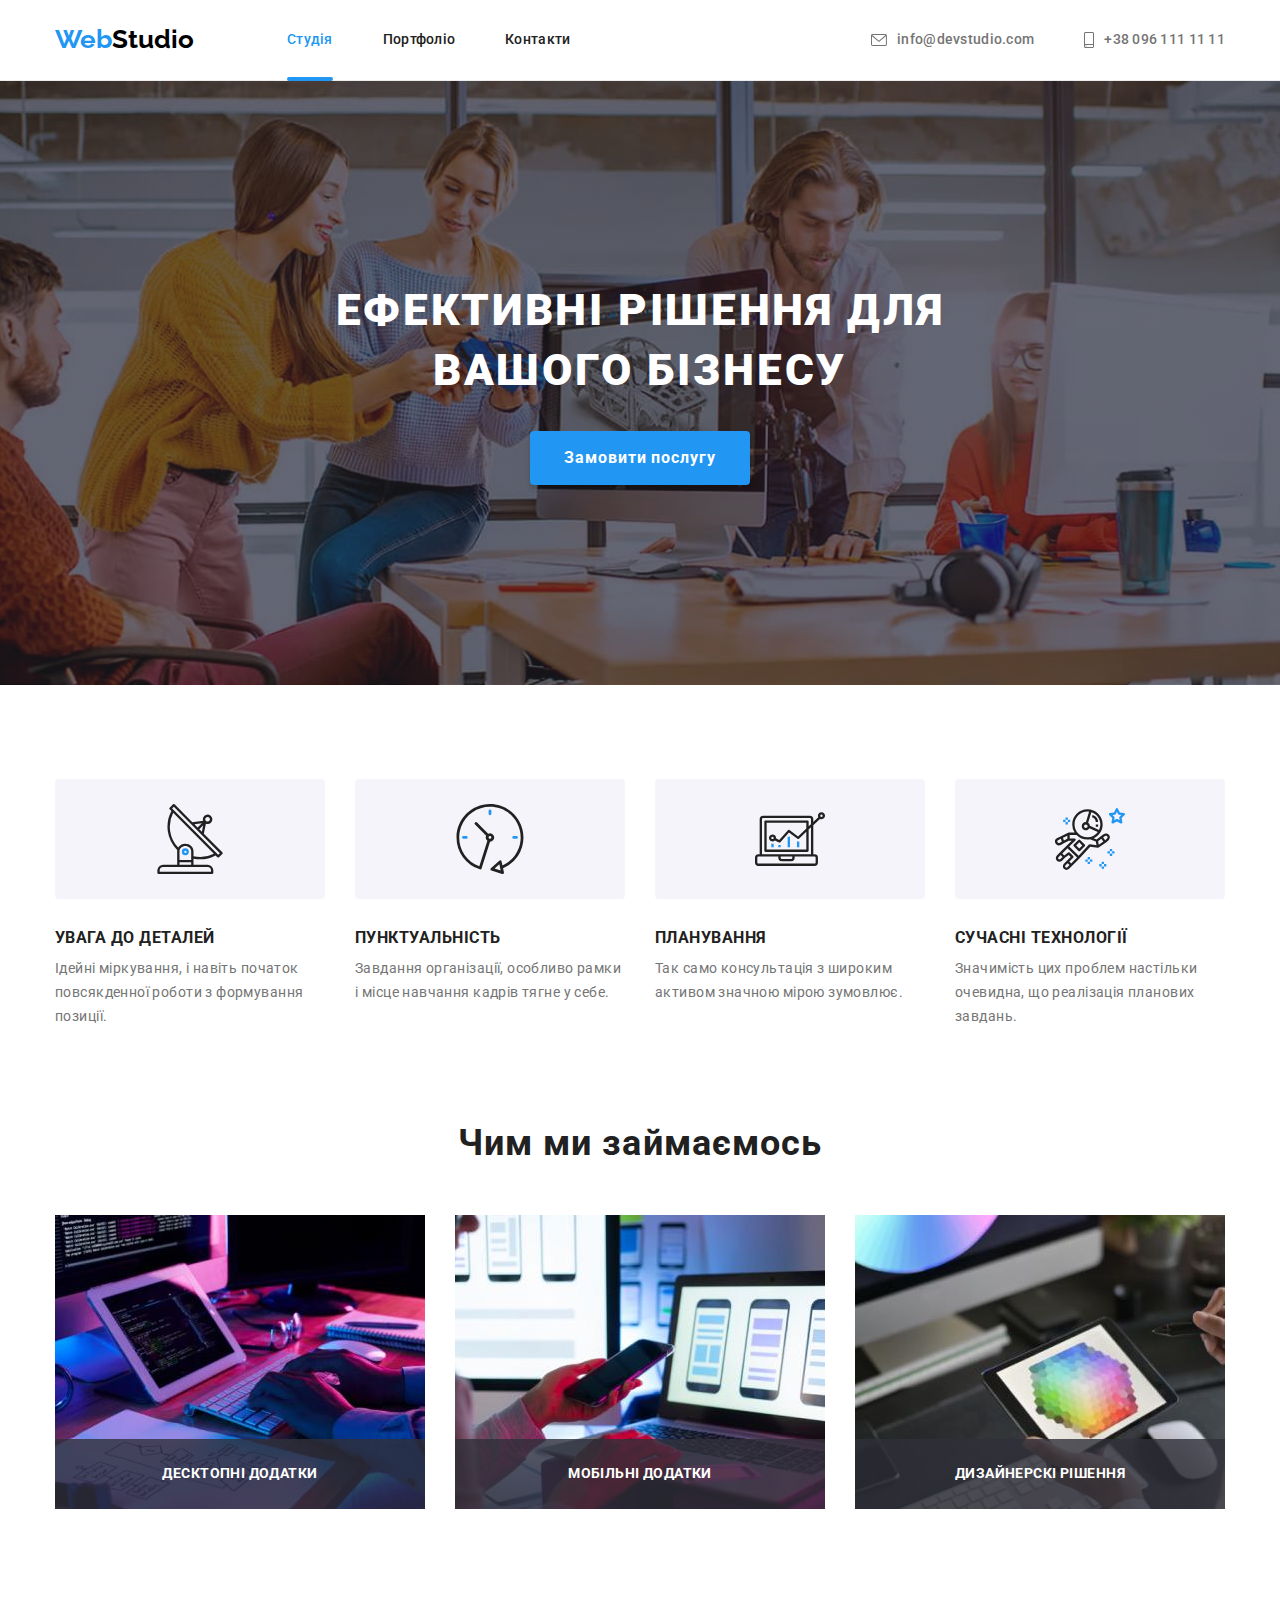
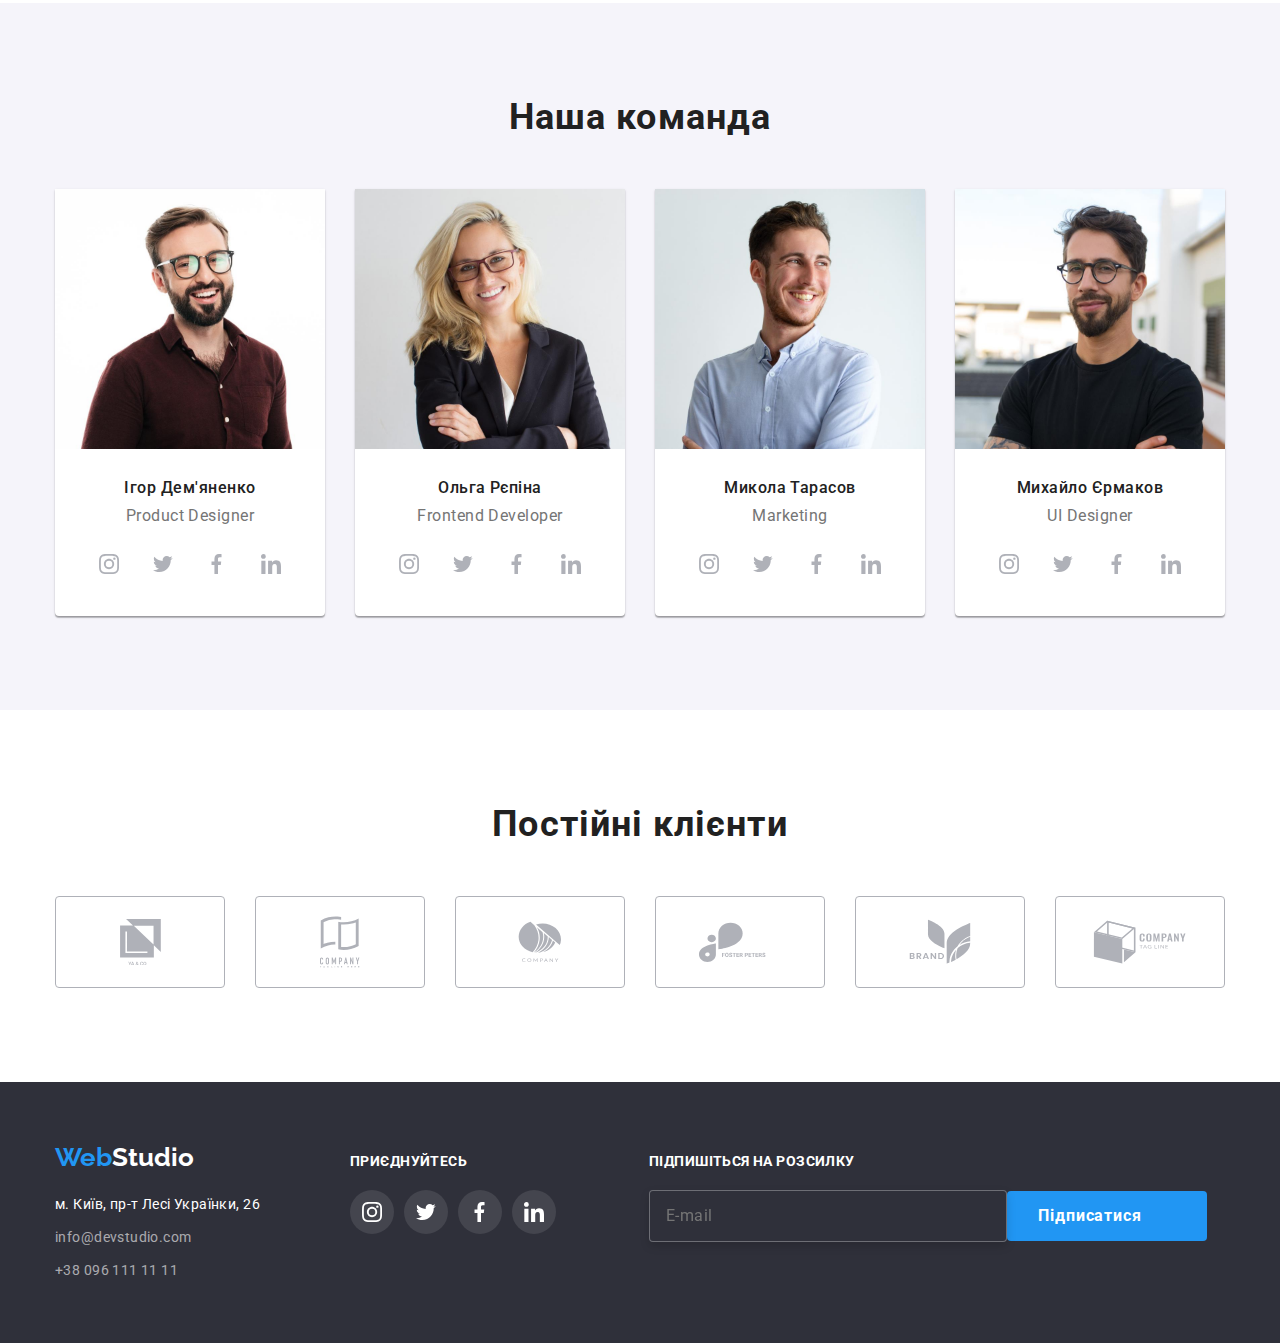
<file: index.html>
<!DOCTYPE html>
<html lang="uk">
  <head>
    <meta charset="UTF-8" />
    <meta http-equiv="X-UA-Compatible" content="IE=edge" />
    <meta name="viewport" content="width=device-width, initial-scale=1.0" />
    <title>Web Studio</title>
    <link
      href="https://fonts.googleapis.com/css2?family=Raleway:wght@700&family=Roboto:wght@400;500;700;900&display=swap"
      rel="stylesheet"
    />
    <link
      rel="stylesheet"
      href="https://cdnjs.cloudflare.com/ajax/libs/modern-normalize/1.1.0/modern-normalize.min.css"
    />
    <link rel="stylesheet" href="./css/styles.css" />
  </head>
  <body class="body">
    <header class="header">
      <div class="container flex">
        <nav class="header-nav flex-container">
          <a href="./index.html" class="logo"><span class="logo-web">Web</span>Studio</a>
          <ul class="header-list list">
            <li class="header-item list">
              <a href="./index.html" class="link current">Студія</a>
            </li>
            <li class="header-item list">
              <a href="./portfolio.html" class="link" rel="noopener noreferrer nofollow"
                >Портфоліо</a
              >
            </li>
            <li class="header-item list">
              <a href="#" class="link">Контакти</a>
            </li>
          </ul>
        </nav>
        <ul class="header-info list">
          <li class="header-mail">
            <a href="mailto:info@devstudio.com" class="info-link">
              <svg class="header-icon" width="16" height="12">
                <use href="./images/defs.svg#icon-envelope"></use>
              </svg>
              info@devstudio.com</a
            >
          </li>
          <li class="header-phone">
            <a href="tel:+380961111111" class="info-link"
              ><svg class="header-icon" width="10" height="16">
                <use href="./images/defs.svg#icon-smartphone"></use>
              </svg>
              +38 096 111 11 11</a
            >
          </li>
        </ul>
      </div>
    </header>
    <main>
      <section class="hero">
        <h1 class="hero-title">Ефективні рішення для вашого бізнесу</h1>
        <button type="button" class="order-button" data-modal-open>Замовити послугу</button>
      </section>
      <section class="about-section">
        <div class="container">
          <h2 class="about-title-hidden">Чому вибрати нас</h2>
          <ul class="about-list list">
            <li class="about-info">
              <div class="about-icon">
                <svg class="about-section-icon" width="70" height="70">
                  <use href="./images/defs.svg#icon-antenna"></use>
                </svg>
              </div>
              <h3 class="about-header">Увага до деталей</h3>
              <p class="about-p">
                Ідейні міркування, і навіть початок повсякденної роботи з формування позиції.
              </p>
            </li>
            <li class="about-info">
              <div class="about-icon">
                <svg class="about-section-icon" width="70" height="70">
                  <use href="./images/defs.svg#icon-clock"></use>
                </svg>
              </div>
              <h3 class="about-header">Пунктуальність</h3>
              <p class="about-p">
                Завдання організації, особливо рамки і місце навчання кадрів тягне у себе.
              </p>
            </li>
            <li class="about-info">
              <div class="about-icon">
                <svg class="about-section-icon" width="70" height="70">
                  <use href="./images/defs.svg#icon-diagram"></use>
                </svg>
              </div>
              <h3 class="about-header">Планування</h3>
              <p class="about-p">Так само консультація з широким активом значною мірою зумовлює.</p>
            </li>
            <li class="about-info">
              <div class="about-icon">
                <svg class="about-section-icon" width="70" height="70">
                  <use href="./images/defs.svg#icon-astronaut"></use>
                </svg>
              </div>
              <h3 class="about-header">Сучасні технології</h3>
              <p class="about-p">
                Значимість цих проблем настільки очевидна, що реалізація планових завдань.
              </p>
            </li>
          </ul>
        </div>
      </section>
      <section class="our-works">
        <div class="container">
          <h2 class="our-work-title">Чим ми займаємось</h2>
          <ul class="our-work list">
            <li class="work-list">
              <div class="our-service">
                <img
                  src="./images/image1.jpg"
                  alt="person typing on a keybord with an ipad in front of him"
                  width="370"
                  height="294"
                />
                <p class="our-work-description">Десктопні додатки</p>
              </div>
            </li>
            <li class="work-list">
              <div class="our-service">
                <img
                  src="./images/image2.jpg"
                  alt="person holding a phone with a laptop in front of him"
                  width="370"
                  height="294"
                />
                <p class="our-work-description">Мобільні додатки</p>
              </div>
            </li>
            <li class="work-list">
              <div class="our-service">
                <img
                  src="./images/image3.jpg"
                  alt="person holding a tablet with a color scheme displayed"
                  width="370"
                  height="294"
                />
                <p class="our-work-description">Дизайнерскі рішення</p>
              </div>
            </li>
          </ul>
        </div>
      </section>
      <section class="team">
        <div class="container">
          <h2 class="team-title">Наша команда</h2>
          <ul class="team-photos list">
            <li class="team-description">
              <img
                class="team-img"
                src="./images/product-designer.jpg"
                alt="headshot photo of Ihor Demianenko"
                width="270"
                height="260"
              />
              <div class="team-info">
                <h3 class="team-member">Ігор Дем'яненко</h3>
                <p class="member-title">Product Designer</p>
                <ul class="team-social list">
                  <li>
                    <a class="social-link" href="#" rel="noopener noreferrer nofollow">
                      <svg class="item-social" width="20" height="20">
                        <use href="./images/defs.svg#icon-instagram"></use>
                      </svg>
                    </a>
                  </li>
                  <li>
                    <a class="social-link" href="#" rel="noopener noreferrer nofollow">
                      <svg class="item-social" width="20" height="20">
                        <use href="./images/defs.svg#icon-twitter"></use>
                      </svg>
                    </a>
                  </li>
                  <li>
                    <a class="social-link" href="#" rel="noopener noreferrer nofollow">
                      <svg class="item-social" width="20" height="20">
                        <use href="./images/defs.svg#icon-facebook"></use>
                      </svg>
                    </a>
                  </li>
                  <li>
                    <a class="social-link" href="#" rel="noopener noreferrer nofollow">
                      <svg class="item-social" width="20" height="20">
                        <use href="./images/defs.svg#icon-linkedin"></use>
                      </svg>
                    </a>
                  </li>
                </ul>
              </div>
            </li>
            <li class="team-description">
              <img
                class="team-img"
                src="./images/frontend-dev.jpg"
                alt="headshot photo of Olha Repina"
                width="270"
                height="260"
              />
              <div class="team-info">
                <h3 class="team-member">Ольга Рєпіна</h3>
                <p class="member-title">Frontend Developer</p>
                <ul class="team-social list">
                  <li>
                    <a class="social-link" href="#" rel="noopener noreferrer nofollow">
                      <svg class="item-social" width="20" height="20">
                        <use href="./images/defs.svg#icon-instagram"></use>
                      </svg>
                    </a>
                  </li>
                  <li>
                    <a class="social-link" href="#" rel="noopener noreferrer nofollow">
                      <svg class="item-social" width="20" height="20">
                        <use href="./images/defs.svg#icon-twitter"></use>
                      </svg>
                    </a>
                  </li>
                  <li>
                    <a class="social-link" href="#" rel="noopener noreferrer nofollow">
                      <svg class="item-social" width="20" height="20">
                        <use href="./images/defs.svg#icon-facebook"></use>
                      </svg>
                    </a>
                  </li>
                  <li>
                    <a class="social-link" href="#" rel="noopener noreferrer nofollow">
                      <svg class="item-social" width="20" height="20">
                        <use href="./images/defs.svg#icon-linkedin"></use>
                      </svg>
                    </a>
                  </li>
                </ul>
              </div>
            </li>
            <li class="team-description">
              <img
                class="team-img"
                src="./images/marketing.jpg"
                alt="headshot photo of Mykola Tarasov"
                width="270"
                height="260"
              />
              <div class="team-info">
                <h3 class="team-member">Микола Тарасов</h3>
                <p class="member-title">Marketing</p>
                <ul class="team-social list">
                  <li>
                    <a class="social-link" href="#" rel="noopener noreferrer nofollow">
                      <svg class="item-social" width="20" height="20">
                        <use href="./images/defs.svg#icon-instagram"></use>
                      </svg>
                    </a>
                  </li>
                  <li>
                    <a class="social-link" href="#" rel="noopener noreferrer nofollow">
                      <svg class="item-social" width="20" height="20">
                        <use href="./images/defs.svg#icon-twitter"></use>
                      </svg>
                    </a>
                  </li>
                  <li>
                    <a class="social-link" href="#" rel="noopener noreferrer nofollow">
                      <svg class="item-social" width="20" height="20">
                        <use href="./images/defs.svg#icon-facebook"></use>
                      </svg>
                    </a>
                  </li>
                  <li>
                    <a class="social-link" href="#" rel="noopener noreferrer nofollow">
                      <svg class="item-social" width="20" height="20">
                        <use href="./images/defs.svg#icon-linkedin"></use>
                      </svg>
                    </a>
                  </li>
                </ul>
              </div>
            </li>
            <li class="team-description">
              <img
                class="team-img"
                src="./images/ui-designer.jpg"
                alt="headshot photo of Mykhailo Iermakov"
                width="270"
                height="260"
              />
              <div class="team-info">
                <h3 class="team-member">Михайло Єрмаков</h3>
                <p class="member-title">UI Designer</p>
                <ul class="team-social list">
                  <li>
                    <a class="social-link" href="#" rel="noopener noreferrer nofollow">
                      <svg class="item-social" width="20" height="20">
                        <use href="./images/defs.svg#icon-instagram"></use>
                      </svg>
                    </a>
                  </li>
                  <li>
                    <a class="social-link" href="#" rel="noopener noreferrer nofollow">
                      <svg class="item-social" width="20" height="20">
                        <use href="./images/defs.svg#icon-twitter"></use>
                      </svg>
                    </a>
                  </li>
                  <li>
                    <a class="social-link" href="#" rel="noopener noreferrer nofollow">
                      <svg class="item-social" width="20" height="20">
                        <use href="./images/defs.svg#icon-facebook"></use>
                      </svg>
                    </a>
                  </li>
                  <li>
                    <a class="social-link" href="#" rel="noopener noreferrer nofollow">
                      <svg class="item-social" width="20" height="20">
                        <use href="./images/defs.svg#icon-linkedin"></use>
                      </svg>
                    </a>
                  </li>
                </ul>
              </div>
            </li>
          </ul>
        </div>
      </section>
      <section class="our-clients">
        <div class="container">
          <h2 class="clients-header">Постійні клієнти</h2>
          <ul class="clients list">
            <li class="clients-companies">
              <a class="clients-link" href="#" rel="noopener noreferrer nofollow">
                <svg class="clients-logo" width="41" height="46.7">
                  <use href="./images/defs.svg#icon-yaco"></use>
                </svg>
              </a>
            </li>
            <li class="clients-companies">
              <a class="clients-link" href="#" rel="noopener noreferrer nofollow">
                <svg class="clients-logo" width="40" height="52">
                  <use href="./images/defs.svg#icon-company"></use>
                </svg>
              </a>
            </li>
            <li class="clients-companies">
              <a class="clients-link" href="#" rel="noopener noreferrer nofollow">
                <svg class="clients-logo" width="43.46" height="41.18">
                  <use href="./images/defs.svg#icon-company1"></use>
                </svg>
              </a>
            </li>
            <li class="clients-companies">
              <a class="clients-link" href="#" rel="noopener noreferrer nofollow">
                <svg class="clients-logo" width="84.44" height="40.62">
                  <use href="./images/defs.svg#icon-foster"></use>
                </svg>
              </a>
            </li>
            <li class="clients-companies">
              <a class="clients-link" href="#" rel="noopener noreferrer nofollow">
                <svg class="clients-logo" width="62.54" height="45.43">
                  <use href="./images/defs.svg#icon-brand"></use>
                </svg>
              </a>
            </li>

            <li class="clients-companies">
              <a class="clients-link" href="#" rel="noopener noreferrer nofollow">
                <svg class="clients-logo" width="93.79" height="43.93">
                  <use href="./images/defs.svg#icon-tagline"></use>
                </svg>
              </a>
            </li>
          </ul>
        </div>
      </section>
    </main>
    <footer class="footer">
      <div class="container">
        <div class="footer-flex">
          <div class="footer-detail">
            <a href="#" class="footer-logo"
              ><span class="logo-web">Web</span><span class="logo-studio">Studio</span></a
            >
            <address class="address">
              <ul class="address-list list">
                <li class="address-item">
                  <a
                    class="address-info"
                    href="https://goo.gl/maps/mWSK3PpNz6rHV2hh6"
                    target="_blank"
                    rel="noopener noreferrer nofollow"
                    >м. Київ, пр-т Лесі Українки, 26</a
                  >
                </li>
                <li class="address-mail">
                  <a class="address-link" href="mailto:info@devstudio.com">info@devstudio.com</a>
                </li>
                <li class="address-phone">
                  <a class="address-link" href="tel:+380961111111">+38 096 111 11 11</a>
                </li>
              </ul>
            </address>
          </div>
          <div class="footer-join">
            <p class="footer-header">Приєднуйтесь</p>
            <ul class="footer-social list">
              <li>
                <a class="footer-link" href="#" rel="noopener noreferrer nofollow">
                  <svg class="footer-img" width="20" height="20">
                    <use href="./images/defs.svg#icon-instagram"></use>
                  </svg>
                </a>
              </li>
              <li>
                <a class="footer-link" href="#" rel="noopener noreferrer nofollow">
                  <svg class="footer-img" width="20" height="20">
                    <use href="./images/defs.svg#icon-twitter"></use>
                  </svg>
                </a>
              </li>
              <li>
                <a class="footer-link" href="#" rel="noopener noreferrer nofollow">
                  <svg class="footer-img" width="20" height="20">
                    <use href="./images/defs.svg#icon-facebook"></use>
                  </svg>
                </a>
              </li>
              <li>
                <a class="footer-link" href="#" rel="noopener noreferrer nofollow">
                  <svg class="footer-img" width="20" height="20">
                    <use href="./images/defs.svg#icon-linkedin"></use>
                  </svg>
                </a>
              </li>
            </ul>
          </div>
          <div class="subscribe">
            <p class="footer-subscribe">Підпишіться на розсилку</p>
            <form class="footer-form">
              <label for="mail">
                <input
                  class="subscribe-email"
                  type="email"
                  name="email"
                  id="mail"
                  placeholder="E-mail"
                />
              </label>
              <button class="subscribe-button" type="submit">
                Підписатися
                <svg class="subscribe-icon" width="24" height="24">
                  <use href="./images/defs.svg#icon-send"></use>
                </svg>
              </button>
            </form>
          </div>
        </div>
      </div>
    </footer>
    <div class="backdrop is-hidden" data-modal>
      <div class="modal">
        <p class="modal-title">Залиште свої дані, ми вам передзвонимо</p>
        <form class="modal-form">
          <div class="form-element">
            <label class="form-label" for="name">Ім'я</label>
            <div class="input-wrap">
              <input class="form-input" type="text" name="name" id="name" />
              <svg class="form-icon" width="18" height="18">
                <use href="./images/defs.svg#icon-person-modal"></use>
              </svg>
            </div>
          </div>

          <div class="form-element">
            <label class="form-label" for="tel">Телефон</label>
            <div class="input-wrap">
              <input class="form-input" type="tel" name="tel" id="tel" />
              <svg class="form-icon" width="18" height="18">
                <use href="./images/defs.svg#icon-phone-modal"></use>
              </svg>
            </div>
          </div>

          <div class="form-element">
            <label class="form-label" for="email">Пошта</label>
            <div class="input-wrap">
              <input class="form-input" type="email" name="email" id="email" />
              <svg class="form-icon" width="18" height="18">
                <use href="./images/defs.svg#icon-email-modal"></use>
              </svg>
            </div>
          </div>

          <div class="form-element last">
            <label class="form-label" for="textarea">Коментар</label>
            <textarea
              class="form-input textarea"
              name="textarea"
              id="textarea"
              placeholder="Введіть текст"
            ></textarea>
          </div>

          <div class="accept">
            <input
              class="accept-input is-hidden"
              type="checkbox"
              name="accept"
              id="accept"
              required
            />
            <label class="label-accept" for="accept">
              <span class="checkbox">
                <svg class="" width="11" height="8">
                  <use href="./images/defs.svg#icon-vector"></use>
                </svg>
              </span>
              Погоджуюся з розсилкою та приймаю &nbsp;<a href="#" class="terms"> Умови договору</a>
            </label>
          </div>
          <button class="submit-button" type="submit">Відправити</button>
        </form>

        <button class="close-button" type="button" data-modal-close>
          <svg width="11" height="11" viewBox="0 0 11 11" xmlns="http://www.w3.org/2000/svg">
            <path
              d="M11 1.10786L9.89214 0L5.5 4.39214L1.10786 0L0 1.10786L4.39214 5.5L0 9.89214L1.10786 11L5.5 6.60786L9.89214 11L11 9.89214L6.60786 5.5L11 1.10786Z"
            />
          </svg>
        </button>
      </div>
    </div>
    <script src="./js/modal.js"></script>
  </body>
</html>
</file>
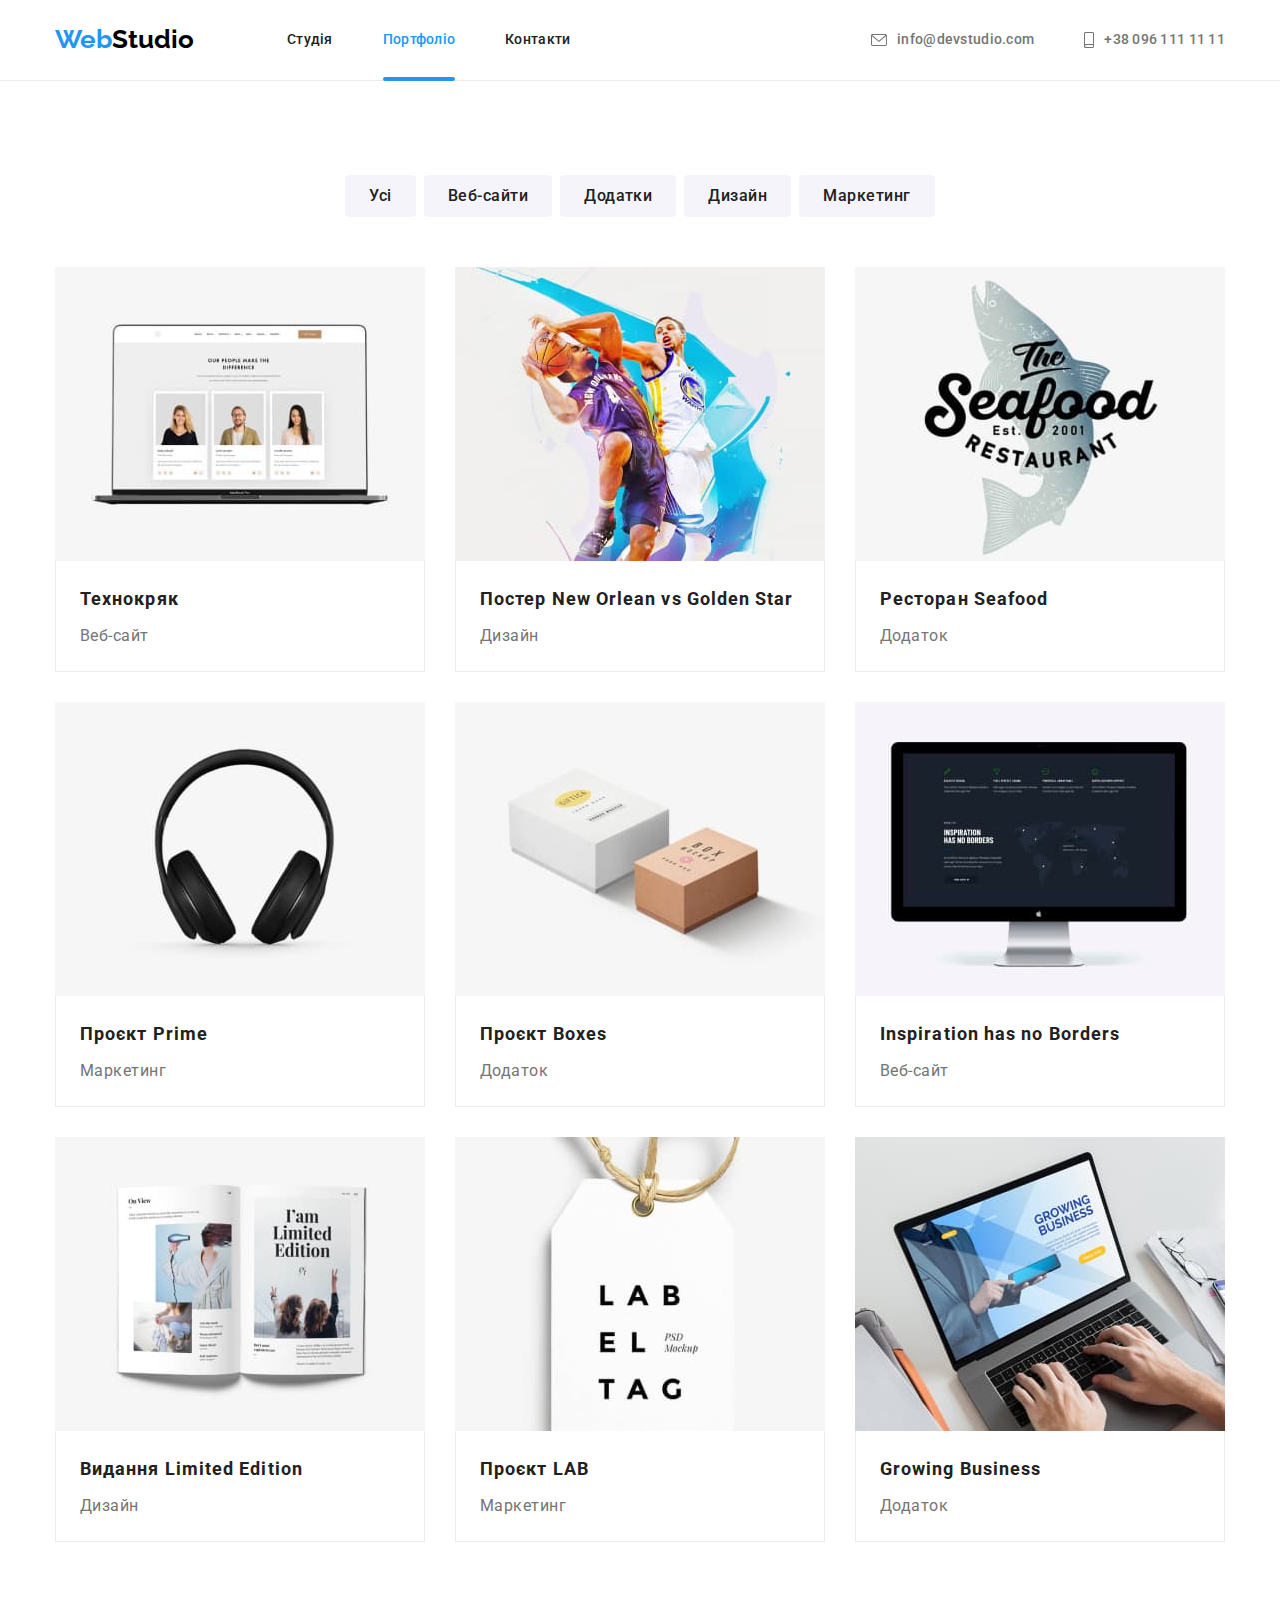
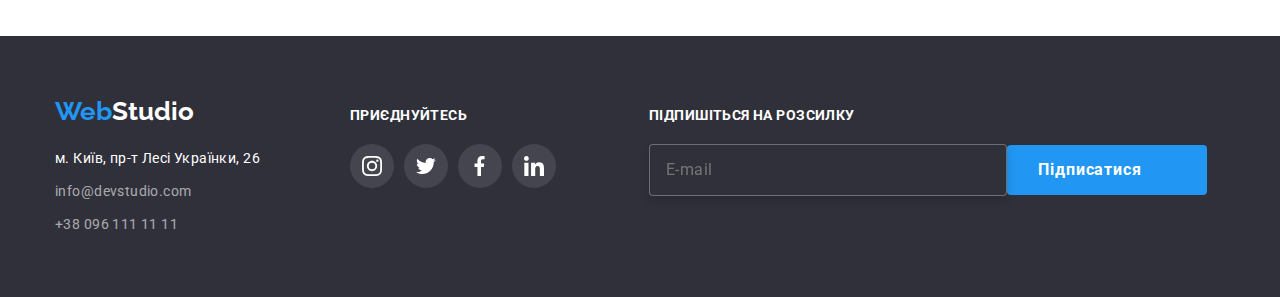
<file: portfolio.html>
<!DOCTYPE html>
<html lang="uk">
  <head>
    <meta charset="UTF-8" />
    <meta http-equiv="X-UA-Compatible" content="IE=edge" />
    <meta name="viewport" content="width=device-width, initial-scale=1.0" />
    <title>Portfolio</title>
    <link
      href="https://fonts.googleapis.com/css2?family=Raleway:wght@700&family=Roboto:wght@400;500;700;900&display=swap"
      rel="stylesheet"
    />
    <link
      rel="stylesheet"
      href="https://cdnjs.cloudflare.com/ajax/libs/modern-normalize/1.1.0/modern-normalize.min.css"
    />
    <link rel="stylesheet" href="./css/styles.css" />
  </head>
  <body class="body">
    <header class="header portfolio">
      <div class="container flex">
        <nav class="header-nav flex-container">
          <a href="./index.html" class="logo"><span class="logo-web">Web</span>Studio</a>
          <ul class="header-list list">
            <li class="header-item list">
              <a href="./index.html" class="link">Студія</a>
            </li>
            <li class="header-item list">
              <a href="./portfolio.html" class="link current">Портфоліо</a>
            </li>
            <li class="header-item list">
              <a href="#" class="link">Контакти</a>
            </li>
          </ul>
        </nav>
        <ul class="header-info list">
          <li class="header-mail">
            <a href="mailto:info@devstudio.com" class="info-link">
              <svg class="header-icon" width="16" height="12">
                <use href="./images/defs.svg#icon-envelope"></use>
              </svg>
              info@devstudio.com</a
            >
          </li>
          <li class="header-phone">
            <a href="tel:+380961111111" class="info-link"
              ><svg class="header-icon" width="10" height="16">
                <use href="./images/defs.svg#icon-smartphone"></use>
              </svg>
              +38 096 111 11 11</a
            >
          </li>
        </ul>
      </div>
    </header>
    <main class="main">
      <section class="portfolio-section">
        <div class="container">
          <h1 class="portfolio-title-hidden">Our Portfolio</h1>
          <ul class="portfolio list">
            <li class="portfolio-item">
              <button type="button" class="portfolio-button all">Усі</button>
            </li>
            <li class="portfolio-item">
              <button type="button" class="portfolio-button sites">Веб-сайти</button>
            </li>
            <li class="portfolio-item">
              <button type="button" class="portfolio-button add">Додатки</button>
            </li>
            <li class="portfolio-item">
              <button type="button" class="portfolio-button design">Дизайн</button>
            </li>
            <li class="portfolio-item">
              <button type="button" class="portfolio-button marketing">Маркетинг</button>
            </li>
          </ul>
          <ul class="portfolio-images list">
            <li class="portfolio-list">
              <a href="" class="portfolio-image">
                <div class="portfolio-before">
                  <img
                    class="portfolio-img"
                    src="./images/portfolio1.jpg"
                    alt="image of a laptop"
                    width="370"
                    height="294"
                  />
                  <p class="portfolio-text">
                    Ресурс пропонує комплексні пропозиції з різним рівнем функціоналу та сервісів.
                    Все це дозволить відвідувачу отримати вичерпні відомості про компанію чи
                    приватну особу.
                  </p>
                </div>
                <div class="portfolio-border">
                  <h2 class="portfolio-header">Технокряк</h2>
                  <p class="portfolio-paragraph">Веб-сайт</p>
                </div>
              </a>
            </li>
            <li class="portfolio-list">
              <a href="" class="portfolio-image">
                <div class="portfolio-before">
                  <img
                    class="portfolio-img"
                    src="./images/portfolio2.jpg"
                    alt="image of two basketball players"
                    width="370"
                    height="294"
                  />
                  <p class="portfolio-text">
                    Ресурс пропонує комплексні пропозиції з різним рівнем функціоналу та сервісів.
                    Все це дозволить відвідувачу отримати вичерпні відомості про компанію чи
                    приватну особу.
                  </p>
                </div>
                <div class="portfolio-border">
                  <h2 class="portfolio-header">Постер New Orlean vs Golden Star</h2>
                  <p class="portfolio-paragraph">Дизайн</p>
                </div>
              </a>
            </li>
            <li class="portfolio-list">
              <a href="" class="portfolio-image">
                <div class="portfolio-before">
                  <img
                    class="portfolio-img"
                    src="./images/portfolio3.jpg"
                    alt="the sea food restaurant logo"
                    width="370"
                    height="294"
                  />
                  <p class="portfolio-text">
                    Ресурс пропонує комплексні пропозиції з різним рівнем функціоналу та сервісів.
                    Все це дозволить відвідувачу отримати вичерпні відомості про компанію чи
                    приватну особу.
                  </p>
                </div>
                <div class="portfolio-border">
                  <h2 class="portfolio-header">Ресторан Seafood</h2>
                  <p class="portfolio-paragraph">Додаток</p>
                </div>
              </a>
            </li>
            <li class="portfolio-list">
              <a href="" class="portfolio-image">
                <div class="portfolio-before">
                  <img
                    class="portfolio-img"
                    src="./images/portfolio4.jpg"
                    alt="picture of over the ear headphones"
                    width="370"
                    height="294"
                  />
                  <p class="portfolio-text">
                    Ресурс пропонує комплексні пропозиції з різним рівнем функціоналу та сервісів.
                    Все це дозволить відвідувачу отримати вичерпні відомості про компанію чи
                    приватну особу.
                  </p>
                </div>
                <div class="portfolio-border">
                  <h2 class="portfolio-header">Проєкт Prime</h2>
                  <p class="portfolio-paragraph">Маркетинг</p>
                </div>
              </a>
            </li>
            <li class="portfolio-list">
              <a href="" class="portfolio-image">
                <div class="portfolio-before">
                  <img
                    class="portfolio-img"
                    src="./images/portfolio5.jpg"
                    alt="white and brown boxes next to each other"
                    width="370"
                    height="294"
                  />
                  <p class="portfolio-text">
                    Ресурс пропонує комплексні пропозиції з різним рівнем функціоналу та сервісів.
                    Все це дозволить відвідувачу отримати вичерпні відомості про компанію чи
                    приватну особу.
                  </p>
                </div>
                <div class="portfolio-border">
                  <h2 class="portfolio-header">Проєкт Boxes</h2>
                  <p class="portfolio-paragraph">Додаток</p>
                </div>
              </a>
            </li>
            <li class="portfolio-list">
              <a href="" class="portfolio-image">
                <div class="portfolio-before">
                  <img
                    class="portfolio-img"
                    src="./images/portfolio6.jpg"
                    alt="image of imac"
                    width="370"
                    height="294"
                  />
                  <p class="portfolio-text">
                    Ресурс пропонує комплексні пропозиції з різним рівнем функціоналу та сервісів.
                    Все це дозволить відвідувачу отримати вичерпні відомості про компанію чи
                    приватну особу.
                  </p>
                </div>
                <div class="portfolio-border">
                  <h2 class="portfolio-header">Inspiration has no Borders</h2>
                  <p class="portfolio-paragraph">Веб-сайт</p>
                </div>
              </a>
            </li>
            <li class="portfolio-list">
              <a href="" class="portfolio-image">
                <div class="portfolio-before">
                  <img
                    class="portfolio-img"
                    src="./images/portfolio7.jpg"
                    alt="image of a magazine"
                    width="370"
                    height="294"
                  />
                  <p class="portfolio-text">
                    Ресурс пропонує комплексні пропозиції з різним рівнем функціоналу та сервісів.
                    Все це дозволить відвідувачу отримати вичерпні відомості про компанію чи
                    приватну особу.
                  </p>
                </div>
                <div class="portfolio-border">
                  <h2 class="portfolio-header">Видання Limited Edition</h2>
                  <p class="portfolio-paragraph">Дизайн</p>
                </div>
              </a>
            </li>
            <li class="portfolio-list">
              <a href="" class="portfolio-image">
                <div class="portfolio-before">
                  <img
                    class="portfolio-img"
                    src="./images/portfolio8.jpg"
                    alt="label tag"
                    width="370"
                    height="294"
                  />
                  <p class="portfolio-text">
                    Ресурс пропонує комплексні пропозиції з різним рівнем функціоналу та сервісів.
                    Все це дозволить відвідувачу отримати вичерпні відомості про компанію чи
                    приватну особу.
                  </p>
                </div>
                <div class="portfolio-border">
                  <h2 class="portfolio-header">Проєкт LAB</h2>
                  <p class="portfolio-paragraph">Маркетинг</p>
                </div>
              </a>
            </li>
            <li class="portfolio-list">
              <a href="" class="portfolio-image">
                <div class="portfolio-before">
                  <img
                    class="portfolio-img"
                    src="./images/portfolio9.jpg"
                    alt="image of a laptop"
                    width="370"
                    height="294"
                  />
                  <p class="portfolio-text">
                    Ресурс пропонує комплексні пропозиції з різним рівнем функціоналу та сервісів.
                    Все це дозволить відвідувачу отримати вичерпні відомості про компанію чи
                    приватну особу.
                  </p>
                </div>
                <div class="portfolio-border">
                  <h2 class="portfolio-header">Growing Business</h2>
                  <p class="portfolio-paragraph">Додаток</p>
                </div>
              </a>
            </li>
          </ul>
        </div>
      </section>
    </main>
    <footer class="footer">
      <div class="container">
        <div class="footer-flex">
          <div class="footer-detail">
            <a href="#" class="footer-logo"
              ><span class="logo-web">Web</span><span class="logo-studio">Studio</span></a
            >
            <address class="address">
              <ul class="address-list list">
                <li class="address-item">
                  <a
                    class="address-info"
                    href="https://goo.gl/maps/mWSK3PpNz6rHV2hh6"
                    target="_blank"
                    rel="noopener noreferrer nofollow"
                    >м. Київ, пр-т Лесі Українки, 26</a
                  >
                </li>
                <li class="address-mail">
                  <a class="address-link" href="mailto:info@devstudio.com">info@devstudio.com</a>
                </li>
                <li class="address-phone">
                  <a class="address-link" href="tel:+380961111111">+38 096 111 11 11</a>
                </li>
              </ul>
            </address>
          </div>
          <div class="footer-join">
            <p class="footer-header">Приєднуйтесь</p>
            <ul class="footer-social list">
              <li>
                <a class="footer-link" href="#" rel="noopener noreferrer nofollow">
                  <svg class="footer-img" width="20" height="20">
                    <use href="./images/defs.svg#icon-instagram"></use>
                  </svg>
                </a>
              </li>
              <li>
                <a class="footer-link" href="#" rel="noopener noreferrer nofollow">
                  <svg class="footer-img" width="20" height="20">
                    <use href="./images/defs.svg#icon-twitter"></use>
                  </svg>
                </a>
              </li>
              <li>
                <a class="footer-link" href="#" rel="noopener noreferrer nofollow">
                  <svg class="footer-img" width="20" height="20">
                    <use href="./images/defs.svg#icon-facebook"></use>
                  </svg>
                </a>
              </li>
              <li>
                <a class="footer-link" href="#" rel="noopener noreferrer nofollow">
                  <svg class="footer-img" width="20" height="20">
                    <use href="./images/defs.svg#icon-linkedin"></use>
                  </svg>
                </a>
              </li>
            </ul>
          </div>
          <div class="subscribe">
            <p class="footer-subscribe">Підпишіться на розсилку</p>
            <form class="footer-form">
              <label for="mail">
                <input
                  class="subscribe-email"
                  type="email"
                  name="email"
                  id="mail"
                  placeholder="E-mail"
                />
              </label>
              <button class="subscribe-button" type="submit">
                Підписатися
                <svg class="subscribe-icon" width="24" height="24">
                  <use href="./images/defs.svg#icon-send"></use>
                </svg>
              </button>
            </form>
          </div>
        </div>
      </div>
    </footer>
  </body>
</html>
</file>
<file: css/styles.css>
:root {
  --primary-text-color: #212121;
  --secondary-text-color: #2f303a;
  --third-text-color: #757575;
  --fourth-text-color: #ffffff;
  --logo-color: #000000;
  --secondary-logo-color: #afb1b8;
  --address-color: rgba(255, 255, 255, 0.6);
  --accent-color: #2196f3;
  --button-hover: #188ce8;
  --primary-background-color: #f5f4fa;
  --hero-background-color: #c4c4c4;
  --border-color: #ececec;
  --secondary-border-color: #eeeeee;
  --overlay-color: rgba(47, 48, 58, 0.4);
  --primary-font: 'Roboto', sans-serif;
  --primary-font-size: 14px;
}

h1,
h2,
h3,
h4,
h5,
h6,
p,
ul {
  margin: 0;
}

body {
  font-family: var(--primary-font);
  color: var(--primary-text-color);
  font-size: var(--primary-font-size);
  background-color: var(--fourth-text-color);
}

img {
  display: block;
  max-width: 100%;
}

.container {
  width: 1200px;
  margin: 0 auto;
  padding-left: 15px;
  padding-right: 15px;
}

.list {
  list-style: none;
  text-decoration: none;
  padding-left: 0;
}

.logo-web {
  color: var(--accent-color);
}

.logo-studio {
  color: var(--fourth-text-color);
}

.logo,
.footer-logo {
  font-family: 'Raleway', sans-serif;
  color: var(--logo-color);
  text-decoration: none;
  font-weight: 700;
  font-size: 26px;
  line-height: 1.2;
}

.footer-logo {
  display: inline-block;
  margin-bottom: 20px;
}

.logo:focus,
.footer-logo:focus {
  outline: none;
}

.link:hover,
.link:focus,
.info-link:hover,
.info-link:focus {
  color: var(--accent-color);
  text-decoration: none;
}

.link.current {
  color: var(--accent-color);
}

.header {
  border-bottom: 1px solid var(--border-color);
}

.header-list .link.current {
  position: relative;
}

.header-list .link.current::after {
  position: absolute;
  content: '';
  display: block;
  bottom: -1px;
  width: 100%;
  height: 4px;
  background-color: var(--accent-color);
  border-radius: 2px;
}

.link,
.info-link,
.current {
  display: flex;
  align-items: center;

  padding-top: 32px;
  padding-bottom: 32px;

  text-decoration: none;
  color: var(--primary-text-color);
  transition: color 250ms cubic-bezier(0.4, 0, 0.2, 1);
}

.info-link {
  color: var(--third-text-color);
}

.flex-container {
  display: flex;
  align-items: center;
}

.flex {
  display: flex;
}

.header-list {
  display: flex;
  margin-left: 93px;
}

.header-info {
  display: flex;
  align-items: center;
  margin-left: auto;
}

.header-item,
.header-mail,
.header-phone {
  margin-right: 50px;

  font-weight: 500;
  line-height: 1.14;
  letter-spacing: 0.02em;
}

.header-item:last-child,
.header-phone:last-child {
  margin-right: 0;
}

.header-mail,
.header-phone {
  display: flex;
  align-items: center;
  justify-content: flex-end;
}

.header-icon:hover,
.header-icon:focus {
  fill: var(--accent-color);
}

.header-icon {
  fill: currentColor;

  margin-right: 10px;
}

.hero {
  padding-top: 200px;
  padding-bottom: 200px;
  margin: 0 auto;

  background-color: var(--hero-background-color);
  text-align: center;

  max-width: 1600px;

  background-image: linear-gradient(to right, var(--overlay-color), var(--overlay-color)),
    url(../images/Img-hero.jpg);
  background-size: cover;
  background-repeat: no-repeat;
  background-position: center;
}

.hero-title {
  margin-bottom: 30px;
  width: 696px;
  margin: 0 auto;

  font-size: 44px;
  font-weight: 900;
  line-height: 1.36;
  letter-spacing: 0.06em;
  text-transform: uppercase;

  color: var(--fourth-text-color);
}

.order-button {
  border-radius: 4px;
  box-shadow: 0px 4px 4px rgba(0, 0, 0, 0.15);
  padding: 10px 32px;
  margin-top: 30px;

  font-family: inherit;
  font-size: 16px;
  font-weight: 700;
  line-height: 1.87;
  letter-spacing: 0.06em;
  min-width: 216px;

  border-color: transparent;
  color: var(--fourth-text-color);
  background-color: var(--accent-color);

  cursor: pointer;
  text-align: center;
  display: inline-block;
}

.order-button:hover,
.order-button:focus {
  background-color: var(--button-hover);

  transition: background-color 250ms cubic-bezier(0.4, 0, 0.2, 1);
}

.about-title-hidden,
.portfolio-title-hidden {
  position: absolute;
  white-space: nowrap;
  width: 1px;
  height: 1px;
  overflow: hidden;
  border: 0;
  padding: 0;
  clip: rect(0 0 0 0);
  clip-path: inset(50%);
  margin: -1px;
}

.about-section {
  padding-top: 94px;
  padding-bottom: 47px;
}

.about-header {
  margin-bottom: 10px;

  font-weight: 700;
  line-height: 1.14;
  letter-spacing: 0.03em;
  text-transform: uppercase;
}

.about-p {
  line-height: 1.71;
  letter-spacing: 0.03em;
  color: var(--third-text-color);
}

.about-list {
  display: flex;
}

.about-info {
  width: calc((100% - 90px) / 4);
  margin-right: 30px;
}

.about-info:last-child {
  margin-right: 0;
}

.about-icon {
  display: flex;
  align-items: center;
  justify-content: center;

  width: 270px;
  height: 120px;
  margin-bottom: 30px;

  background: var(--primary-background-color);
  border-radius: 4px;
}

.our-works {
  padding-top: 47px;
  padding-bottom: 94px;
}

.our-work {
  display: flex;
  flex-wrap: wrap;
}

.work-list {
  width: calc((100% - 60px) / 3);
  margin-right: 30px;
}

.work-list:last-child {
  margin-right: 0;
}

.our-service {
  position: relative;
}

.our-work-description {
  position: absolute;
  bottom: 0;
  left: 0;
  height: 70px;
  width: 100%;

  display: flex;
  align-items: center;
  justify-content: center;

  font-weight: 700;
  line-height: 1.14;
  letter-spacing: 0.03em;
  text-transform: uppercase;

  color: var(--fourth-text-color);
  background: rgba(47, 48, 58, 0.8);
}

.our-work-title,
.team-title {
  margin-bottom: 50px;

  font-size: 36px;
  font-weight: 700;
  line-height: 1.16;
  letter-spacing: 0.03em;
  text-align: center;
}

.team {
  padding-top: 94px;
  padding-bottom: 94px;

  background-color: var(--primary-background-color);
}

.team-photos {
  display: flex;
}

.team-member,
.member-title {
  font-size: 16px;
  line-height: 1.18;
  letter-spacing: 0.03em;
  text-align: center;
}

.team-member {
  margin-bottom: 10px;
}

.team-info {
  padding-top: 30px;
  padding-bottom: 30px;
}

.team-description {
  width: calc((100% - 90px) / 4);
  margin-right: 30px;

  background-color: var(--fourth-text-color);
  box-shadow: 0px 1px 3px rgba(0, 0, 0, 0.12), 0px 1px 1px rgba(0, 0, 0, 0.14),
    0px 2px 1px rgba(0, 0, 0, 0.2);
  border-radius: 0px 0px 4px 4px;
}

.team-description:last-child {
  margin-right: 0;
}

.team-member {
  font-weight: 500;
}

.member-title {
  font-weight: 400;
  margin-bottom: 16px;

  color: var(--third-text-color);
}

.team-social {
  display: flex;
  justify-content: center;

  gap: 10px;
}

.social-link {
  display: block;
  padding: 12px;
  width: 44px;
  height: 44px;

  border-radius: 50%;

  fill: var(--secondary-logo-color);
  transition: background-color 250ms cubic-bezier(0.4, 0, 0.2, 1),
    fill 250ms cubic-bezier(0.4, 0, 0.2, 1);
}

.social-link:hover,
.social-link:focus {
  fill: var(--fourth-text-color);
  background-color: var(--accent-color);
}

.our-clients {
  padding-top: 94px;
  padding-bottom: 94px;
}

.clients {
  display: flex;
  justify-content: center;

  gap: 30px;
}

.clients-header {
  margin-bottom: 50px;

  font-size: 36px;
  line-height: 1.16;
  text-align: center;
  letter-spacing: 0.03em;

  color: var(--primary-text-color);
}

.clients-link {
  width: 170px;
  height: 92px;

  display: flex;
  align-items: center;
  justify-content: center;

  border: 1px solid var(--secondary-logo-color);
  border-radius: 4px;

  color: var(--secondary-logo-color);
  transition: border-color 250ms cubic-bezier(0.4, 0, 0.2, 1),
    color 250ms cubic-bezier(0.4, 0, 0.2, 1);
}

.clients-logo {
  fill: currentColor;
}

.clients-logo:hover {
  color: var(--accent-color);
}

.clients-link:hover,
.clients-link:focus {
  color: var(--accent-color);
  border-color: var(--accent-color);
}

.footer {
  padding-top: 60px;
  padding-bottom: 60px;

  background-color: var(--secondary-text-color);
}

.footer-logo {
  margin-right: 156px;
}

.footer-header {
  margin-bottom: 20px;
  font-weight: 700;
  line-height: 1.14;
  letter-spacing: 0.03em;
  text-transform: uppercase;

  color: var(--fourth-text-color);
}

.footer-flex {
  display: flex;
  align-items: baseline;
}

.footer-social {
  display: flex;

  gap: 10px;
}

.footer-link {
  display: block;
  padding: 12px;
  width: 44px;
  height: 44px;

  border-radius: 50%;

  fill: var(--fourth-text-color);
  background: rgba(255, 255, 255, 0.1);
  transition: background-color 250ms cubic-bezier(0.4, 0, 0.2, 1);
}

.footer-link:hover,
.footer-link:focus {
  background-color: var(--accent-color);
}

.address-info,
.address-link {
  font-style: normal;
  line-height: 1.71;
  letter-spacing: 0.03em;
  text-decoration: none;

  transition: color 250ms cubic-bezier(0.4, 0, 0.2, 1);
}

.address-item,
.address-mail {
  margin-bottom: 9px;
}

.address-info {
  color: var(--fourth-text-color);
}

.address-link {
  color: var(--address-color);
}

.address-link:hover,
.address-link:focus,
.address-info:hover,
.address-info:focus {
  color: var(--accent-color);
  text-decoration: none;
}

.footer-join {
  margin-right: 93px;
}

.footer-subscribe {
  font-weight: 700;
  line-height: 1.14;
  margin-bottom: 20px;
  letter-spacing: 0.03em;
  text-transform: uppercase;

  color: var(--fourth-text-color);
}

.footer-form {
  display: flex;
  align-items: center;
}

.mail {
  display: inline-block;
  margin-right: 12px;
}

.subscribe-email {
  width: 358px;
  padding-left: 16px;
  padding-top: 15px;
  padding-bottom: 15px;

  font-size: 16px;
  line-height: 1.25;
  letter-spacing: 0.03em;

  color: var(--fourth-text-color);
  background: var(--secondary-text-color);
  border: 1px solid rgba(255, 255, 255, 0.3);
  filter: drop-shadow(0px 4px 4px rgba(0, 0, 0, 0.15));
  border-radius: 4px;
  transition: border 250ms cubic-bezier(0.4, 0, 0.2, 1);
}

.subscribe-email:hover,
.subscribe-email:focus {
  outline: none;

  border-color: var(--accent-color);
  cursor: pointer;
}

.subscribe-button {
  display: flex;
  align-items: center;
  justify-content: center;
  gap: 10px;

  width: 200px;
  padding-top: 10px;
  padding-bottom: 10px;

  border: transparent;
  border-radius: 4px;

  font-weight: 700;
  font-size: 16px;
  line-height: 1.87;

  text-align: center;
  letter-spacing: 0.06em;

  color: var(--fourth-text-color);
  background: var(--accent-color);
  transition: border 250ms cubic-bezier(0.4, 0, 0.2, 1);
}

.subscribe-button:hover,
.subscribe-button:focus {
  background-color: var(--button-hover);
  cursor: pointer;
}

/* portfolio page styles */

.header.portfolio {
  border-bottom: 1px solid var(--border-color);
}

.portfolio {
  display: flex;
  justify-content: center;
}

.portfolio-button {
  display: inline-block;
  border-radius: 4px;
  padding: 6px 22px;

  font-family: inherit;
  font-size: 16px;
  font-weight: 500;
  line-height: 1.62;
  letter-spacing: 0.03em;
  text-align: center;

  border-color: transparent;
  color: var(--primary-text-color);
  background-color: var(--primary-background-color);
  transition: background-color 250ms cubic-bezier(0.4, 0, 0.2, 1),
    color 250ms cubic-bezier(0.4, 0, 0.2, 1), box-shadow 250ms cubic-bezier(0.4, 0, 0.2, 1);
}

.portfolio-item {
  margin-right: 8px;
}

.portfolio-item:last-child {
  margin-right: 0;
}

.portfolio-button:hover,
.portfolio-button:focus {
  background-color: var(--accent-color);
  color: var(--fourth-text-color);
  box-shadow: 0px 3px 1px rgba(0, 0, 0, 0.1), 0px 1px 2px rgba(0, 0, 0, 0.08),
    0px 2px 2px rgba(0, 0, 0, 0.12);

  cursor: pointer;
}

.portfolio-image:hover,
.portfolio-image:focus {
  box-shadow: 0px 1px 1px rgba(0, 0, 0, 0.12), 0px 4px 4px rgba(0, 0, 0, 0.06),
    1px 4px 6px rgba(0, 0, 0, 0.16);
}

.portfolio-images {
  margin-top: 50px;

  display: flex;
  flex-wrap: wrap;
  gap: 30px;
}

.portfolio-image {
  display: block;

  text-decoration: none;

  transition: box-shadow 250ms cubic-bezier(0.4, 0, 0.2, 1);
}

.portfolio-text {
  position: absolute;
  top: 0;
  left: 0;
  height: 100%;
  padding: 63px 24px;

  font-size: 18px;
  line-height: 1.55;
  letter-spacing: 0.03em;

  color: var(--fourth-text-color);
  background-color: rgba(33, 150, 243, 0.9);

  transform: translateY(100%);
  transition: transform 250ms cubic-bezier(0.4, 0, 0.2, 1);
}

.portfolio-before {
  position: relative;

  overflow: hidden;
}

.portfolio-image:hover .portfolio-text {
  transform: translateY(0);
}

.portfolio-border {
  padding: 20px 24px 20px 24px;

  background-color: var(--fourth-text-color);

  border: 1px solid var(--border-color);
  border-top: transparent;
}

.portfolio-header {
  margin-bottom: 4px;

  font-size: 18px;
  line-height: 2;
  font-weight: 700;
  letter-spacing: 0.06em;

  color: var(--primary-text-color);
}

.portfolio-paragraph {
  font-size: 16px;
  line-height: 1.88;
  letter-spacing: 0.03em;

  color: var(--third-text-color);
}

.portfolio-section {
  padding-top: 94px;
  padding-bottom: 94px;
}

/* modal */

.backdrop {
  position: fixed;
  top: 0;
  left: 0;
  width: 100%;
  height: 100vh;

  background-color: rgba(0, 0, 0, 0.2);
  transition: opacity 250ms linear, visibility 250ms linear;
}

.modal {
  position: absolute;
  width: 528px;
  height: 581px;
  top: 50%;
  left: 50%;
  padding: 40px;

  transform: translate(-50%, -50%);
  background-color: var(--fourth-text-color);
  box-shadow: 0px 1px 3px rgba(0, 0, 0, 0.12), 0px 1px 1px rgba(0, 0, 0, 0.14),
    0px 2px 1px rgba(0, 0, 0, 0.2);
  border-radius: 4px;
}

.modal-title {
  margin-bottom: 12px;

  font-weight: 700;
  font-size: 20px;
  line-height: 1.15;
  letter-spacing: 0.03em;

  text-align: center;
}

.close-button {
  position: absolute;

  display: flex;
  align-items: center;
  justify-content: center;

  top: 8px;
  right: 8px;
  background-color: var(--fourth-text-color);
  width: 30px;
  height: 30px;
  border-radius: 50%;
  border: 1px solid rgba(0, 0, 0, 0.1);

  transition: background-color 250ms cubic-bezier(0.4, 0, 0.2, 1);
}

.close-button:hover,
.close-button:focus {
  cursor: pointer;
  fill: var(--accent-color);
}

.is-hidden {
  opacity: 0;
  visibility: hidden;
  pointer-events: none;
}

.no-scroll {
  overflow: hidden;
}

/* Form */

.form-element {
  display: flex;
  flex-direction: column;

  margin-bottom: 10px;
}

.form-element.last {
  margin-bottom: 0px;
}

.form-label {
  margin-bottom: 4px;

  font-size: 12px;
  line-height: 1.16;
  letter-spacing: 0.01em;

  color: var(--third-text-color);
}

.form-input.textarea {
  width: 448px;
  height: 120px;

  padding: 12px 16px;

  font-size: 12px;
  line-height: 1.16;
  letter-spacing: 0.01em;

  resize: none;
}

.form-input {
  height: 40px;
  padding-left: 42px;
  width: 100%;
  font-size: 12px;

  outline: none;
  border: 1px solid rgba(33, 33, 33, 0.2);
  border-radius: 4px;
  cursor: pointer;

  transition: border 250ms cubic-bezier(0.4, 0, 0.2, 1);
}

.form-input::placeholder {
  font-size: 12px;
  line-height: 1.16;
  letter-spacing: 0.01em;

  color: rgba(117, 117, 117, 0.5);
}

.form-input:hover,
.form-input:focus {
  border-color: var(--accent-color);
  border-radius: 4px;
}

.form-input:focus + .form-icon {
  fill: var(--accent-color);
}

.form-input:hover + .form-icon {
  fill: var(--accent-color);
}

.form-icon {
  position: absolute;
  left: 12px;
  top: 50%;

  transform: translateY(-50%);
}

.input-wrap {
  position: relative;
}

.submit-button {
  display: block;
  margin: 0 auto;
  width: 200px;
  padding: 10px 52px;

  border: transparent;
  border-radius: 4px;

  font-weight: 700;
  font-size: 16px;
  line-height: 1.87;
  letter-spacing: 0.06em;

  color: var(--fourth-text-color);
  background-color: var(--accent-color);
  transition: background-color 250ms cubic-bezier(0.4, 0, 0.2, 1),
    color 250ms cubic-bezier(0.4, 0, 0.2, 1), box-shadow 250ms cubic-bezier(0.4, 0, 0.2, 1);
}

.submit-button:hover,
.submit-button:focus {
  box-shadow: 0px 3px 1px rgb(0 0 0 / 10%), 0px 1px 2px rgb(0 0 0 / 8%),
    0px 2px 2px rgb(0 0 0 / 12%);
  cursor: pointer;
}

.label-accept {
  display: flex;
  align-items: center;
}

.accept {
  display: flex;
  justify-content: center;
  align-items: center;

  margin-top: 20px;
  margin-bottom: 30px;

  line-height: 1.71;
  letter-spacing: 0.03em;

  color: var(--third-text-color);
}

.accept-input:checked + .checkbox {
  background: var(--accent-color);
  border: 2px solid var(--accent-color);
  border: none;

  display: flex;
  justify-content: center;
}

.accept-input:focus + .checkbox {
  border-color: #188ce8;
}

.checkbox {
  width: 16px;
  height: 15px;
  margin-right: 7px;

  display: flex;
  align-items: center;

  border: 2px solid var(--primary-text-color);
  border-radius: 2px;
}

.terms {
  color: var(--accent-color);
}
</file>
